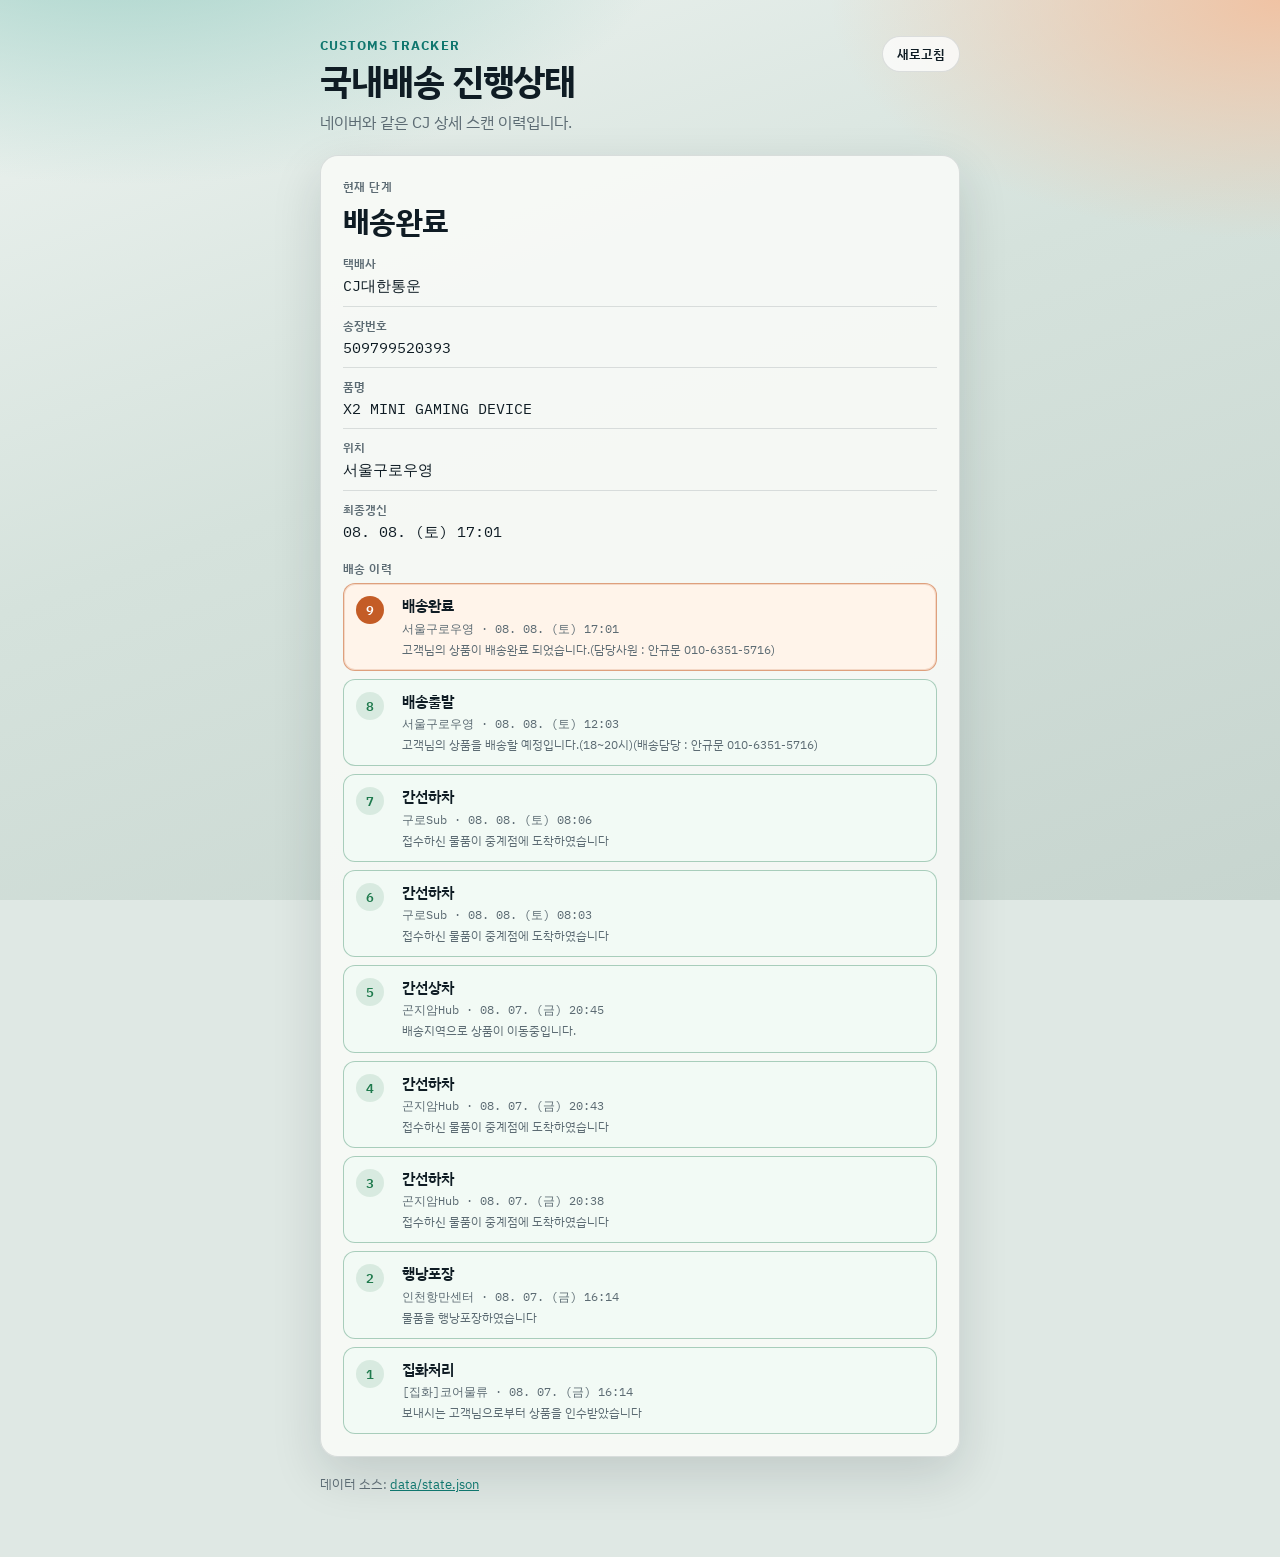
<file: docs/index.html>
<!DOCTYPE html>
<html lang="ko">
<head>
  <meta charset="UTF-8" />
  <meta name="viewport" content="width=device-width, initial-scale=1" />
  <title>Customs Tracker · 통관 상태</title>
  <link rel="preconnect" href="https://fonts.googleapis.com" />
  <link rel="preconnect" href="https://fonts.gstatic.com" crossorigin />
  <link href="https://fonts.googleapis.com/css2?family=IBM+Plex+Sans+KR:wght@400;500;600;700&family=IBM+Plex+Mono:wght@500&display=swap" rel="stylesheet" />
  <link rel="stylesheet" href="./style.css" />
</head>
<body>
  <div class="bg"></div>
  <main class="shell">
    <header class="top">
      <div>
        <p class="brand">Customs Tracker</p>
        <h1 id="pageTitle">통관 진행상태</h1>
        <p class="sub" id="pageSub">GitHub Actions가 저장한 최신 통관 스냅샷입니다.</p>
      </div>
      <button type="button" class="refresh" id="refreshBtn">새로고침</button>
    </header>

    <section class="card" id="statusCard" aria-live="polite">
      <p class="muted" id="loading">불러오는 중…</p>
    </section>

    <p class="foot muted">
      데이터 소스:
      <a href="https://github.com/ybs8625-cmd/customs-tracker/blob/master/data/state.json" target="_blank" rel="noreferrer">data/state.json</a>
    </p>
  </main>
  <script src="./app.js?v=20260807h"></script>
</body>
</html>
</file>
<file: docs/style.css>
:root {
  --ink: #0f1c24;
  --muted: #5c6b73;
  --accent: #0f766e;
  --line: rgba(15, 28, 36, 0.12);
  --panel: rgba(248, 250, 247, 0.92);
  --shadow: 0 18px 50px rgba(15, 28, 36, 0.14);
  font-family: "IBM Plex Sans KR", sans-serif;
}

* { box-sizing: border-box; }

body {
  margin: 0;
  min-height: 100vh;
  color: var(--ink);
  background: #dfe8e4;
}

.bg {
  position: fixed;
  inset: 0;
  z-index: -1;
  background:
    radial-gradient(1000px 500px at 10% -10%, #9fd0c6 0%, transparent 55%),
    radial-gradient(900px 480px at 100% 0%, #f0c3a4 0%, transparent 50%),
    linear-gradient(160deg, #edf3f0 0%, #d5e2dc 45%, #c7d5cf 100%);
}

.shell {
  width: min(640px, calc(100% - 32px));
  margin: 0 auto;
  padding: 36px 0 64px;
}

.top {
  display: flex;
  justify-content: space-between;
  gap: 16px;
  align-items: flex-start;
  margin-bottom: 22px;
}

.brand {
  margin: 0 0 6px;
  font-size: 13px;
  letter-spacing: 0.08em;
  text-transform: uppercase;
  color: var(--accent);
  font-weight: 700;
}

h1 {
  margin: 0;
  font-size: clamp(28px, 5vw, 36px);
  line-height: 1.15;
  letter-spacing: -0.03em;
}

.sub {
  margin: 10px 0 0;
  color: var(--muted);
}

.refresh {
  flex: none;
  border: 1px solid var(--line);
  background: rgba(255, 255, 255, 0.75);
  color: var(--ink);
  border-radius: 999px;
  padding: 8px 14px;
  font: inherit;
  font-size: 13px;
  font-weight: 600;
  cursor: pointer;
}

.card {
  background: var(--panel);
  border: 1px solid var(--line);
  border-radius: 18px;
  box-shadow: var(--shadow);
  padding: 22px;
}

.muted { color: var(--muted); }

.label {
  margin: 0 0 6px;
  font-size: 12px;
  font-weight: 600;
  letter-spacing: 0.04em;
  text-transform: uppercase;
  color: var(--muted);
}

.status {
  margin: 0 0 14px;
  font-size: clamp(24px, 4vw, 30px);
  font-weight: 700;
  letter-spacing: -0.02em;
}

.meta {
  display: grid;
  gap: 10px;
  margin: 0 0 18px;
}

.meta .row {
  display: grid;
  gap: 4px;
  padding-top: 10px;
  border-top: 1px solid var(--line);
}

.meta .row:first-child { padding-top: 0; border-top: 0; }

.meta dt {
  margin: 0;
  font-size: 12px;
  font-weight: 600;
  color: var(--muted);
}

.meta dd {
  margin: 0;
  font-family: "IBM Plex Mono", monospace;
  font-size: 15px;
  word-break: break-all;
}

.steps-label { margin-top: 4px; }

.timeline {
  display: grid;
  gap: 8px;
}

.stage {
  display: grid;
  grid-template-columns: 36px 1fr;
  gap: 10px;
  align-items: start;
  border-radius: 12px;
  border: 1px solid var(--line);
  background: #fff;
  padding: 12px;
}

.stage.done {
  border-color: rgba(31, 122, 77, 0.35);
  background: #f2faf5;
}

.stage.current {
  border-color: rgba(196, 92, 38, 0.55);
  background: #fff4ea;
  box-shadow: inset 0 0 0 1px rgba(196, 92, 38, 0.18);
}

.stage.pending { opacity: 0.5; }

.stage .n {
  width: 28px;
  height: 28px;
  border-radius: 999px;
  display: grid;
  place-items: center;
  font-family: "IBM Plex Mono", monospace;
  font-size: 13px;
  font-weight: 600;
  color: var(--muted);
  background: rgba(15, 28, 36, 0.06);
}

.stage.current .n {
  color: #fff;
  background: #c45c26;
}

.stage.done .n {
  color: #1f7a4d;
  background: rgba(31, 122, 77, 0.12);
}

.ev-note {
  margin-top: 4px;
  font-size: 12px;
  color: var(--muted);
  line-height: 1.35;
}

.stage .name {
  font-size: 15px;
  font-weight: 600;
  line-height: 1.35;
}

.stage .when {
  margin-top: 4px;
  font-size: 12px;
  font-family: "IBM Plex Mono", monospace;
  color: var(--muted);
}

.error {
  color: #b42318;
  margin: 0;
  font-weight: 600;
}

.note {
  margin: 0 0 14px;
  font-size: 13px;
}

.foot {
  margin: 18px 0 0;
  font-size: 13px;
}

.foot a { color: var(--accent); }
</file>
